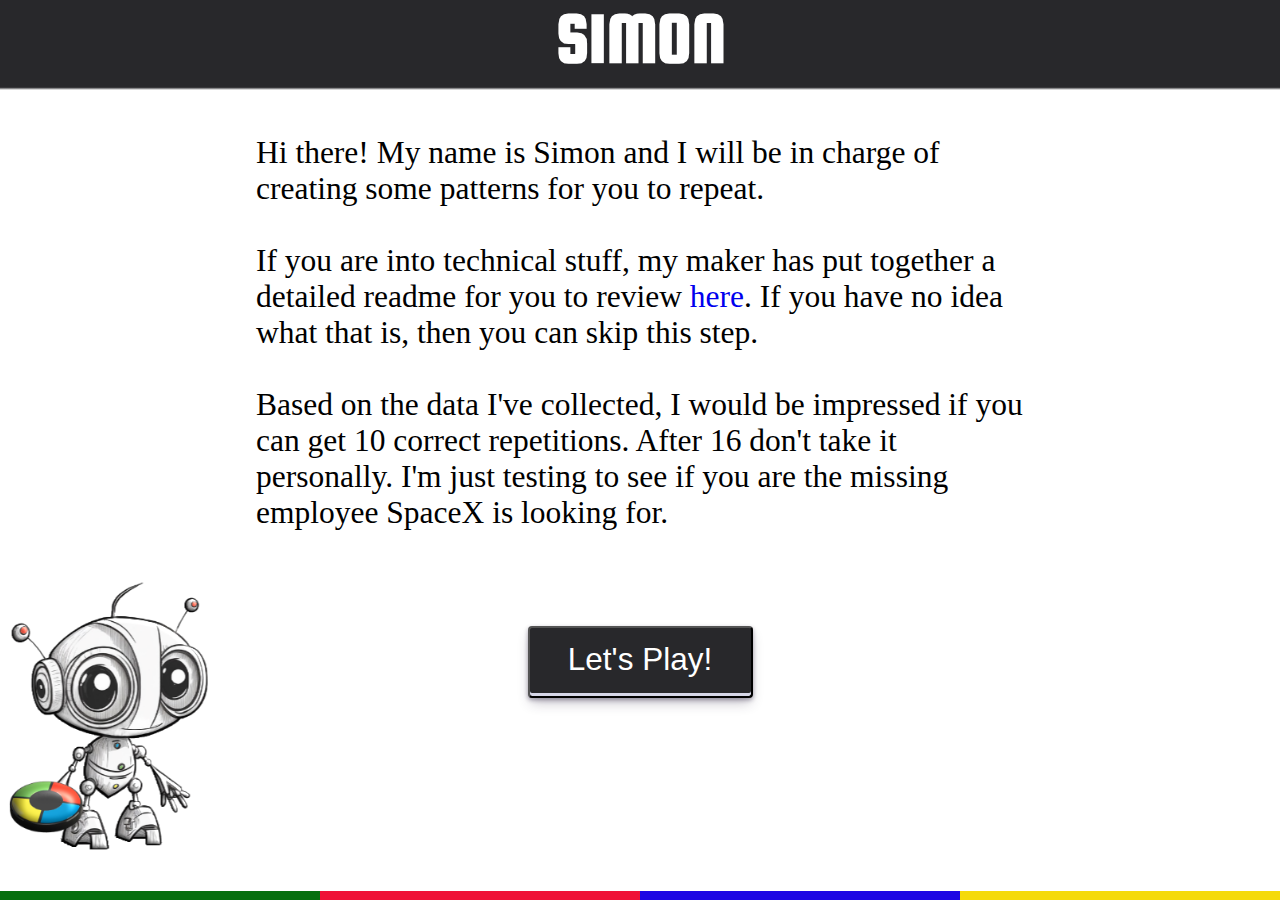
<file: index.html>
<!DOCTYPE html>
<html lang="en">
<head>
    <meta charset="UTF-8">
    <meta http-equiv="X-UA-Compatible" content="IE=edge">
    <meta name="viewport" content="width=device-width, initial-scale=1.0">
    <link rel="preconnect" href="https://fonts.googleapis.com">
    <link rel="preconnect" href="https://fonts.gstatic.com" crossorigin>
    <link href="https://fonts.googleapis.com/css2?family=Squada+One&display=swap" rel="stylesheet">
    <link rel="icon" type="image/x-icon" href="/src/imgs/favicon.png">
    <link href="src/css/landing-page-style.css" rel="stylesheet" type="text/css">
    <title>Simon Game</title>
</head>
<body>
    <header>
        <div id="title"><a href="index.html" style="text-decoration:none"><h1>SIMON</h1></a></div>
    </header>
    <main>
        <div class="content-wrapper">
            <section>
                <p>Hi there! My name is Simon and I will be in charge 
                of creating some patterns for you to repeat. </p><br />
                <p>If you are into technical stuff, my maker has put together a 
                detailed readme for you to review <a href="README.md">here</a>. If 
                you have no idea what that is, then you can skip this step.
                </p><br />
                <p>Based on the data I've collected, I would be impressed if you can get 
                10 correct repetitions. After 16 don't take it personally. I'm just testing 
                to see if you are the missing employee SpaceX is looking for.</p>
            </section>
            <section id="play-button">
                <a href="/src/pages/game.html"><button>Let's Play!</button></a>
            </section>
        </div>
        <div id="robot">
            <img src="/src/imgs/Robot.png" alt="robot"/>
        </div>
    </main>
    <footer>
    </footer>
</body>
</html>
</file>
<file: src/css/landing-page-style.css>
* {
    box-sizing: border-box;
    margin: 0;
    padding: 0;
}

body {
    height: 100vh;
    overflow: hidden;
    font-family: Helvetica;
    display: grid;
    grid-template-columns: 1fr;
    grid-template-rows: 10% 89% 1%;
    grid-template-areas:
        "hdr"
        "content"
        "ftr"
}

h1 {
    font-family: 'Squada One', sans-serif, cursive;
    color: white;
    font-size: 8vh;  
}

header {
    grid-area: hdr;
    display: flex;
    flex-direction: row;
    justify-content: center;
    background: rgb(40,40,43);
    background: linear-gradient(180deg, rgba(40,40,43,1) 0%, rgba(40,40,43,1) 97%, rgba(255,255,255,1) 100%);
    color: darkgray;
}

main {
    grid-area: content;
    display: row;
    justify-content: center;
    background-color: #ffffff;
}

a {
    text-decoration: none;
}

footer {
    grid-area: ftr;
    background: linear-gradient(to right,
    rgb(6, 111, 15) 0%,
    rgb(6, 111, 15) 25%,
    rgb(239, 18, 55) 25%,
    rgb(239, 18, 55) 50%,
    rgb(28, 6, 228) 50%,
    rgb(28, 6, 228) 75%,
    rgb(245, 218, 9) 75%,
    rgb(245, 218, 9) 100%)
}

.content-wrapper {
    display: flex;
    flex-direction: column;
    width: 100%;
    height: 55%;
    margin-top: 5vmin;
    position: relative;
}

.content-wrapper > section {
    width: 60%;
    margin: 0 auto;
    font-family: Verdana;
    font-size: 3.5vmin;
}

#play-button {
    display: flex;
    justify-content: center; 
    margin-top: 3em;  
}

#play-button > a > button {
    appearance: none;
    background-color: rgb(40,40,43);
    border-radius: 4px;
    box-shadow: rgba(45, 35, 66, 0.4) 0 2px 4px,rgba(45, 35, 66, 0.3) 0 7px 13px -3px,#D6D6E7 0 -3px 0 inset;
    box-sizing: border-box;
    cursor: pointer;
    display: inline-flex;
    overflow: hidden;
    width: 25vmin;
    height: 8vmin;
    justify-content: center;
    transition: box-shadow .15s,transform .15s;
    color: white;
    font-size: 1em;
    padding-top: 1.5vmin;
}

#robot {
    display: flex;
    justify-content: flex-start;
    position: absolute;
    padding: 5px;

}

#robot > img {
    height: 30vmin;
    width: 23vmin;
}

@media all and (max-width:280px){   
    #robot > img {
        visibility: hidden;
    }  
}
</file>
